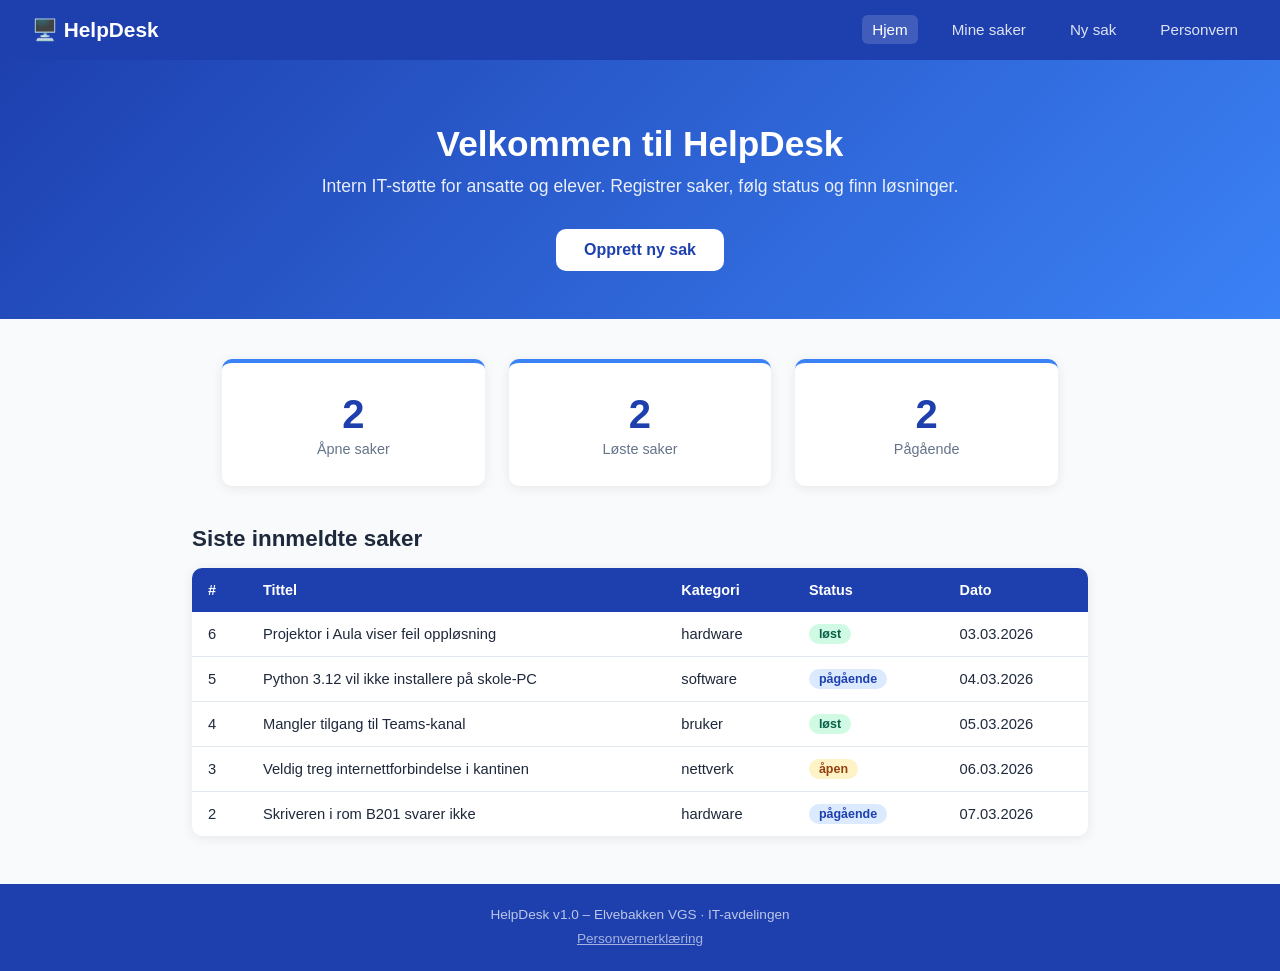
<file: prøve eksamen/index.html>
<!DOCTYPE html>
<!--
  index.html — Forsiden til HelpDesk

  DOCTYPE-deklarasjonen øverst forteller nettleseren at dette er HTML5.
  lang="no" er viktig for skjermlesere og søkemotorer – forteller at
  innholdet er på norsk.
-->
<html lang="no">
<head>
  <!--
    <head> inneholder metadata – informasjon OM siden, ikke synlig innhold.
  -->

  <!-- Tegnsett: UTF-8 støtter norske tegn (æ, ø, å) og emojier -->
  <meta charset="UTF-8" />

  <!-- Viewport: gjør siden responsiv på mobil.
       width=device-width = bruk skjermens faktiske bredde
       initial-scale=1.0  = ikke zoom inn automatisk -->
  <meta name="viewport" content="width=device-width, initial-scale=1.0" />

  <!-- Tittelen som vises i nettleser-fanen -->
  <title>HelpDesk – IT Kundestøtte</title>

  <!-- Kobler til CSS-filen. rel="stylesheet" sier hva slags fil det er. -->
  <link rel="stylesheet" href="style.css" />
</head>
<body>
  <!--
    <body> inneholder alt som er synlig på siden.
    Vi har fire hoveddeler:
      1. <nav>     – navigasjonsmenyen
      2. <header>  – hero-seksjonen øverst
      3. <section> – statistikk-kort og sakstabell
      4. <footer>  – bunnteksten
  -->

  <!-- ════════════════════════════════════════
       NAVIGASJON
       Samme navbar på alle fire sider.
       class="active" settes på den siden vi er på nå.
  ════════════════════════════════════════ -->
  <nav class="navbar">
    <div class="nav-brand">🖥️ HelpDesk</div>
    <ul class="nav-links">
      <li><a href="index.html" class="active">Hjem</a></li>
      <li><a href="saker.html">Mine saker</a></li>
      <li><a href="ny-sak.html">Ny sak</a></li>
      <li><a href="personvern.html">Personvern</a></li>
    </ul>
  </nav>

  <!-- ════════════════════════════════════════
       HERO-SEKSJON
       Den store blå velkomstbanneren øverst.
  ════════════════════════════════════════ -->
  <header class="hero">
    <h1>Velkommen til HelpDesk</h1>
    <p>Intern IT-støtte for ansatte og elever. Registrer saker, følg status og finn løsninger.</p>
    <!-- Denne <a>-taggen ser ut som en knapp via CSS-klassen btn-primary -->
    <a href="ny-sak.html" class="btn-primary">Opprett ny sak</a>
  </header>

  <!-- ════════════════════════════════════════
       STATISTIKK-KORT
       Viser antall saker per status.
       
       id-attributtene brukes av script.js til å finne disse
       elementene og oppdatere tallene dynamisk.
       Starter med «–» som placeholder til JavaScript kjører.
  ════════════════════════════════════════ -->
  <section class="stats-grid">
    <div class="stat-card">
      <span class="stat-number" id="åpne-saker">–</span>
      <span class="stat-label">Åpne saker</span>
    </div>
    <div class="stat-card">
      <span class="stat-number" id="løste-saker">–</span>
      <span class="stat-label">Løste saker</span>
    </div>
    <div class="stat-card">
      <span class="stat-number" id="pågående-saker">–</span>
      <span class="stat-label">Pågående</span>
    </div>
  </section>

  <!-- ════════════════════════════════════════
       SAKSTABELL
       Viser de 5 nyeste sakene.
       
       <thead> = tabellhode (kolonneetiketter)
       <tbody> = tabellkropp (radene med data)
       
       tbody er tom her – script.js fyller den inn
       når siden laster.
  ════════════════════════════════════════ -->
  <section class="recent-section">
    <h2>Siste innmeldte saker</h2>
    <table class="sak-tabell">
      <thead>
        <tr>
          <th>#</th>
          <th>Tittel</th>
          <th>Kategori</th>
          <th>Status</th>
          <th>Dato</th>
        </tr>
      </thead>
      <tbody id="sak-liste">
        <!-- Fylles inn av script.js -->
      </tbody>
    </table>
  </section>

  <!-- ════════════════════════════════════════
       FOOTER
  ════════════════════════════════════════ -->
  <footer>
    <p>HelpDesk v1.0 – Elvebakken VGS · IT-avdelingen</p>
    <p>
      <a href="personvern.html" style="color: rgba(255,255,255,0.6);">
        Personvernerklæring
      </a>
    </p>
  </footer>

  <!-- ════════════════════════════════════════
       JAVASCRIPT
       
       Script-tagene kommer NEDERST i <body>.
       Årsaken: nettleseren leser HTML fra topp til bunn.
       Hvis vi la script øverst, ville JavaScript prøve å
       finne HTML-elementer som ikke er lastet ennå.
       
       data.js lastes FØR script.js fordi script.js
       bruker SAKER-variabelen som er definert i data.js.
  ════════════════════════════════════════ -->
  <script src="data.js"></script>
  <script src="script.js"></script>
</body>
</html>
</file>
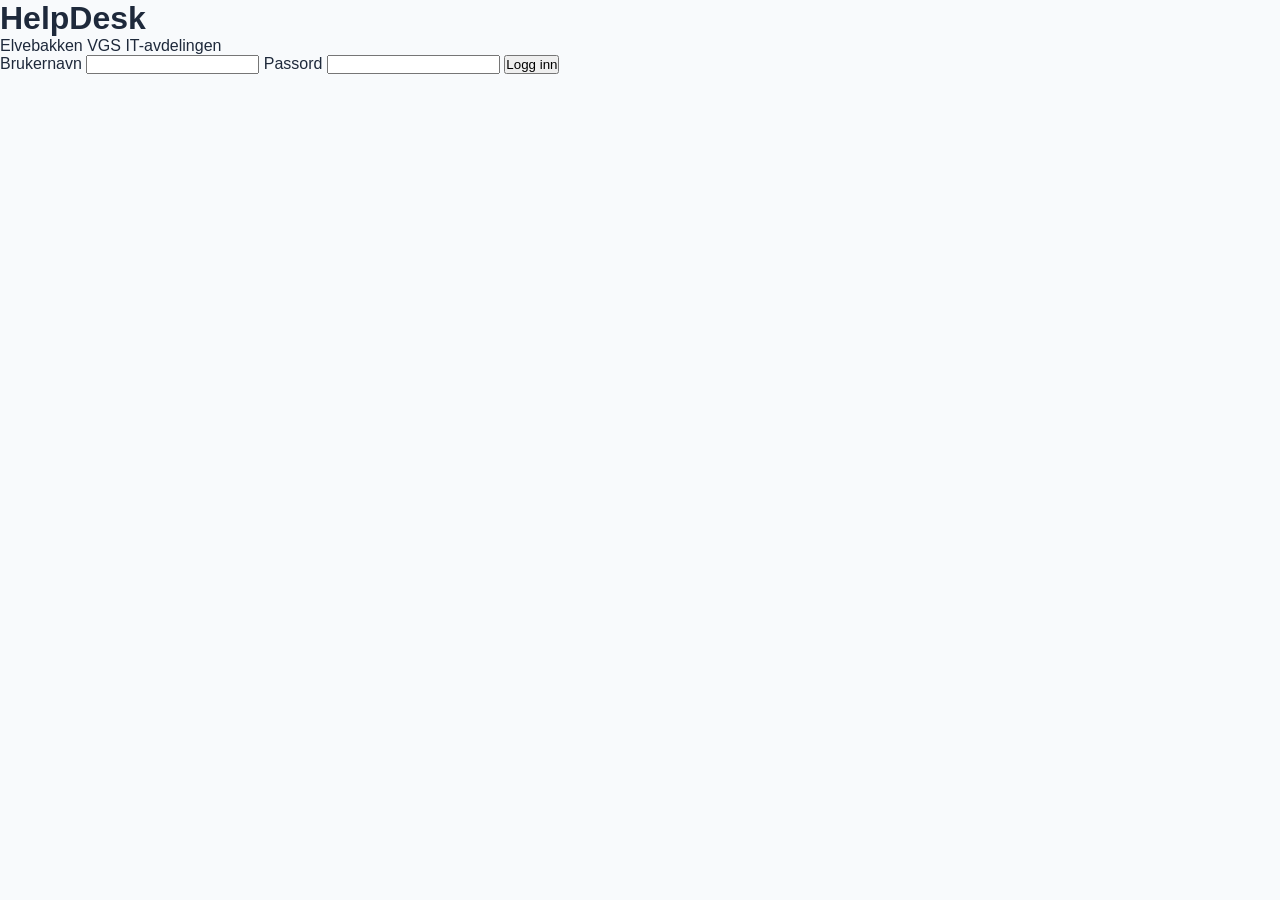
<file: prøve eksamen/login.html>
<!DOCTYPE html>
<html lang="no">
<head>
  <meta charset="UTF-8" />
  <meta name="viewport" content="width=device-width, initial-scale=1.0" />
  <title>Logg inn HelpDesk</title>
  <link rel="stylesheet" href="style.css" />
</head>
<body class="login-side">

  <div class="login-boks">
    <h1>HelpDesk</h1>
    <p>Elvebakken VGS  IT-avdelingen</p>

    <p id="login-feil" class="hidden feil-melding">Feil brukernavn eller passord.</p>

    <label for="brukernavn">Brukernavn</label>
    <input type="text" id="brukernavn" />

    <label for="passord">Passord</label>
    <input type="password" id="passord" />

    <button id="logg-inn-btn">Logg inn</button>

  </div>

  <script src="data.js"></script>
  <script src="script.js"></script>
</body>
</html>
</file>
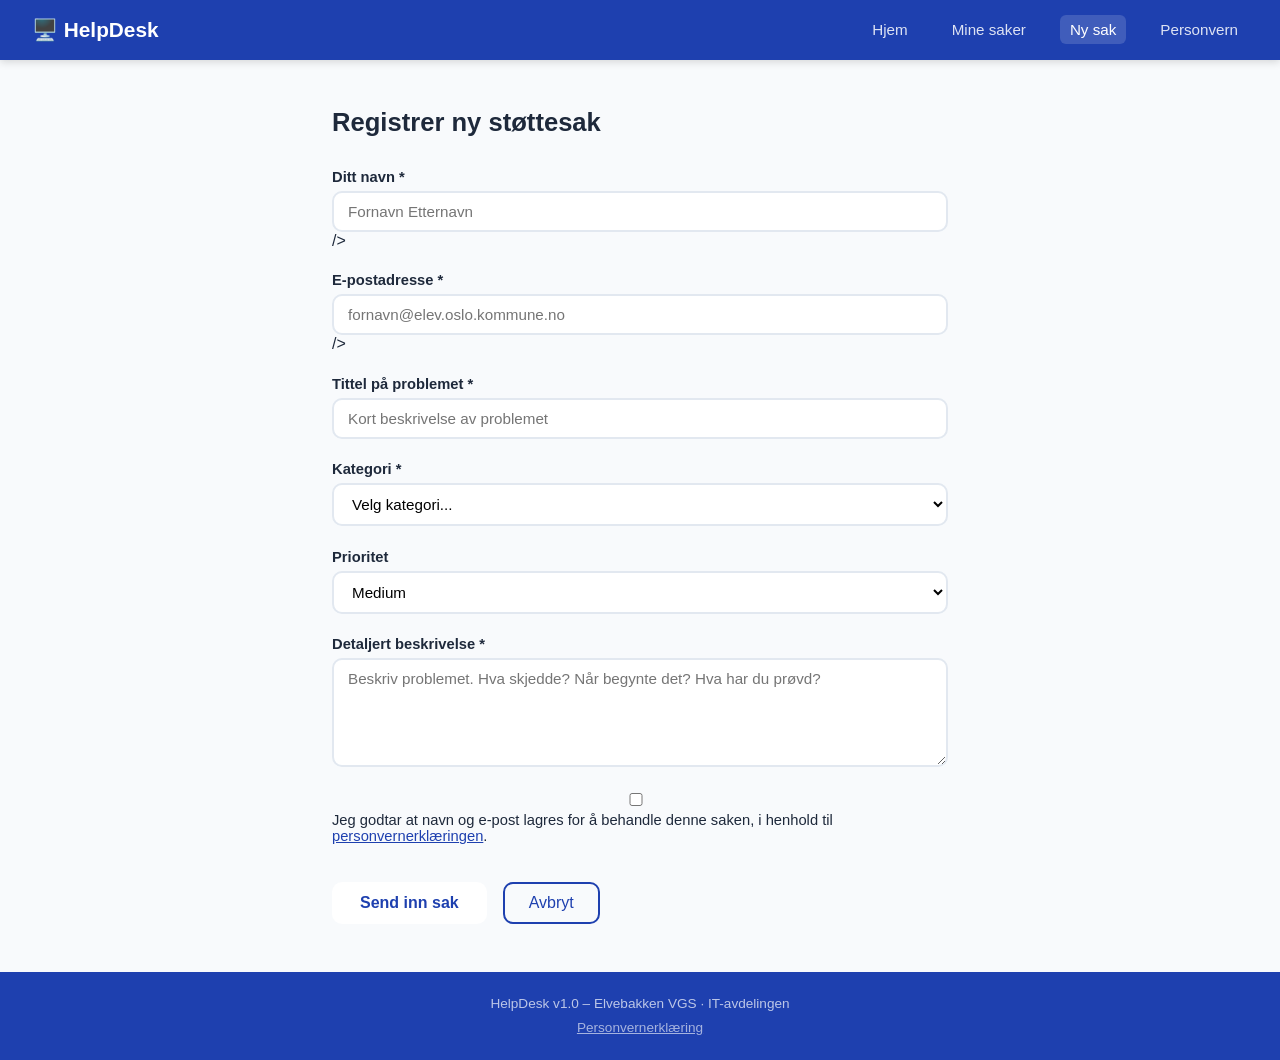
<file: prøve eksamen/ny-sak.html>
<!DOCTYPE html>
<!--
  ny-sak.html — Skjema for å melde inn ny IT-støttesak

  Denne siden inneholder et HTML-skjema med validering.
  
  Viktig: selve innsendingen håndteres av JavaScript i script.js,
  ikke av HTML alene. Vi bruker event.preventDefault() for å stoppe
  nettleserens standard oppførsel (som ville lastet siden på nytt).
-->
<html lang="no">
<head>
  <meta charset="UTF-8" />
  <meta name="viewport" content="width=device-width, initial-scale=1.0" />
  <title>Ny sak – HelpDesk</title>
  <link rel="stylesheet" href="style.css" />
</head>
<body>

  <nav class="navbar">
    <div class="nav-brand">🖥️ HelpDesk</div>
    <ul class="nav-links">
      <li><a href="index.html">Hjem</a></li>
      <li><a href="saker.html">Mine saker</a></li>
      <li><a href="ny-sak.html" class="active">Ny sak</a></li>
      <li><a href="personvern.html">Personvern</a></li>
    </ul>
  </nav>

  <main class="form-container">
    <h2>Registrer ny støttesak</h2>

    <!--
      SKJEMAET
      
      id="ny-sak-form" brukes av script.js til å lytte på submit-hendelsen.
      
      Vi bruker IKKE action="" eller method="" på skjemaet fordi vi
      ikke sender data til en server – JavaScript håndterer alt.
    -->
    <form id="ny-sak-form">

      <!-- ── FELT: Navn ── -->
      <div class="form-group">
        <!--
          for="navn" kobler labelen til input-feltet.
          Dette betyr at klikk på labelen setter fokus på feltet.
          God praksis for tilgjengelighet (universell utforming).
        -->
        <label for="navn">Ditt navn *</label>
        <input
          type="text"
          id="navn"
          name="navn"
          placeholder="Fornavn Etternavn"
          required
          <!--
            required er et HTML5-attributt som hindrer innsending
            hvis feltet er tomt. Vi gjør ekstra validering i JS også.
          -->
        />
      </div>

      <!-- ── FELT: E-post ── -->
      <div class="form-group">
        <label for="epost">E-postadresse *</label>
        <input
          type="email"
          id="epost"
          name="epost"
          placeholder="fornavn@elev.oslo.kommune.no"
          required
          <!--
            type="email" gjør at nettleseren sjekker at det er en
            gyldig e-postadresse (inneholder @ og domene).
            Vi gjør en ekstra sjekk i JS for å begrense til
            skole-e-postadresser.
          -->
        />
        <!--
          Feilmelding som vises hvis e-posten er ugyldig.
          class="hidden" skjuler den som standard.
          JavaScript fjerner "hidden"-klassen hvis valideringen feiler.
        -->
        <p id="epost-feil" class="feilmelding hidden">
          Bruk skole-e-postadressen din (@elev.oslo.kommune.no).
        </p>
      </div>

      <!-- ── FELT: Tittel ── -->
      <div class="form-group">
        <label for="tittel">Tittel på problemet *</label>
        <input
          type="text"
          id="tittel"
          name="tittel"
          placeholder="Kort beskrivelse av problemet"
          required
        />
      </div>

      <!-- ── FELT: Kategori (dropdown) ── -->
      <div class="form-group">
        <label for="kategori">Kategori *</label>
        <!--
          <select> lager en nedtrekksliste.
          Hvert <option> er et valg.
          value="" på første option gjør at required-sjekken fungerer.
        -->
        <select id="kategori" name="kategori" required>
          <option value="">Velg kategori...</option>
          <option value="hardware">Hardware</option>
          <option value="software">Software</option>
          <option value="nettverk">Nettverk</option>
          <option value="bruker">Brukertilgang</option>
          <option value="annet">Annet</option>
        </select>
      </div>

      <!-- ── FELT: Prioritet ── -->
      <div class="form-group">
        <label for="prioritet">Prioritet</label>
        <select id="prioritet" name="prioritet">
          <option value="lav">Lav</option>
          <!-- selected gjør "medium" til standardvalg -->
          <option value="medium" selected>Medium</option>
          <option value="høy">Høy</option>
          <option value="kritisk">Kritisk</option>
        </select>
      </div>

      <!-- ── FELT: Beskrivelse (tekstboks) ── -->
      <div class="form-group">
        <label for="beskrivelse">Detaljert beskrivelse *</label>
        <!--
          <textarea> er en flerlinjers tekstboks.
          rows="5" setter startstørrelsen (kan resizes av brukeren).
        -->
        <textarea
          id="beskrivelse"
          name="beskrivelse"
          rows="5"
          placeholder="Beskriv problemet. Hva skjedde? Når begynte det? Hva har du prøvd?"
          required
        ></textarea>
      </div>

      <!-- ── FELT: GDPR-samtykke ── -->
      <div class="form-group checkbox-group">
        <!--
          GDPR krever aktivt samtykke for lagring av personopplysninger.
          En avkrysningsboks som brukeren MÅ krysse av er den vanligste
          måten å innhente dette på.
          
          type="checkbox" lager en avkrysningsboks.
          Verdien leses i JS med .checked (true/false).
        -->
        <input type="checkbox" id="samtykke" name="samtykke" />
        <label for="samtykke">
          Jeg godtar at navn og e-post lagres for å behandle denne saken,
          i henhold til <a href="personvern.html">personvernerklæringen</a>.
        </label>
        <p id="samtykke-feil" class="feilmelding hidden">
          Du må godta personvernvilkårene for å sende inn.
        </p>
      </div>

      <div class="form-actions">
        <!-- type="submit" utløser submit-hendelsen på skjemaet -->
        <button type="submit" class="btn-primary">Send inn sak</button>
        <!-- Denne lenken tar brukeren tilbake uten å sende inn -->
        <a href="index.html" class="btn-secondary">Avbryt</a>
      </div>

    </form>

    <!-- ════════════════════════════════════════
         BEKREFTELSESMELDING
         
         Vises av JavaScript etter vellykket innsending.
         Skjemaet skjules og denne vises i stedet.
         Starter med class="hidden" slik at den ikke er synlig.
    ════════════════════════════════════════ -->
    <div id="bekreftelse" class="bekreftelse hidden">
      <h3>✅ Saken er registrert!</h3>
      <p>Saksnummer: <strong id="saksnummer"></strong></p>
      <!-- id="bekreftelse-epost" fylles inn av JS med brukerens e-post -->
      <p>Vi kontakter deg på <strong id="bekreftelse-epost"></strong>.</p>
      <a href="index.html" class="btn-primary">Tilbake til forsiden</a>
    </div>

  </main>

  <footer>
    <p>HelpDesk v1.0 – Elvebakken VGS · IT-avdelingen</p>
    <p>
      <a href="personvern.html" style="color: rgba(255,255,255,0.6);">
        Personvernerklæring
      </a>
    </p>
  </footer>

  <script src="data.js"></script>
  <script src="script.js"></script>
</body>
</html>
</file>
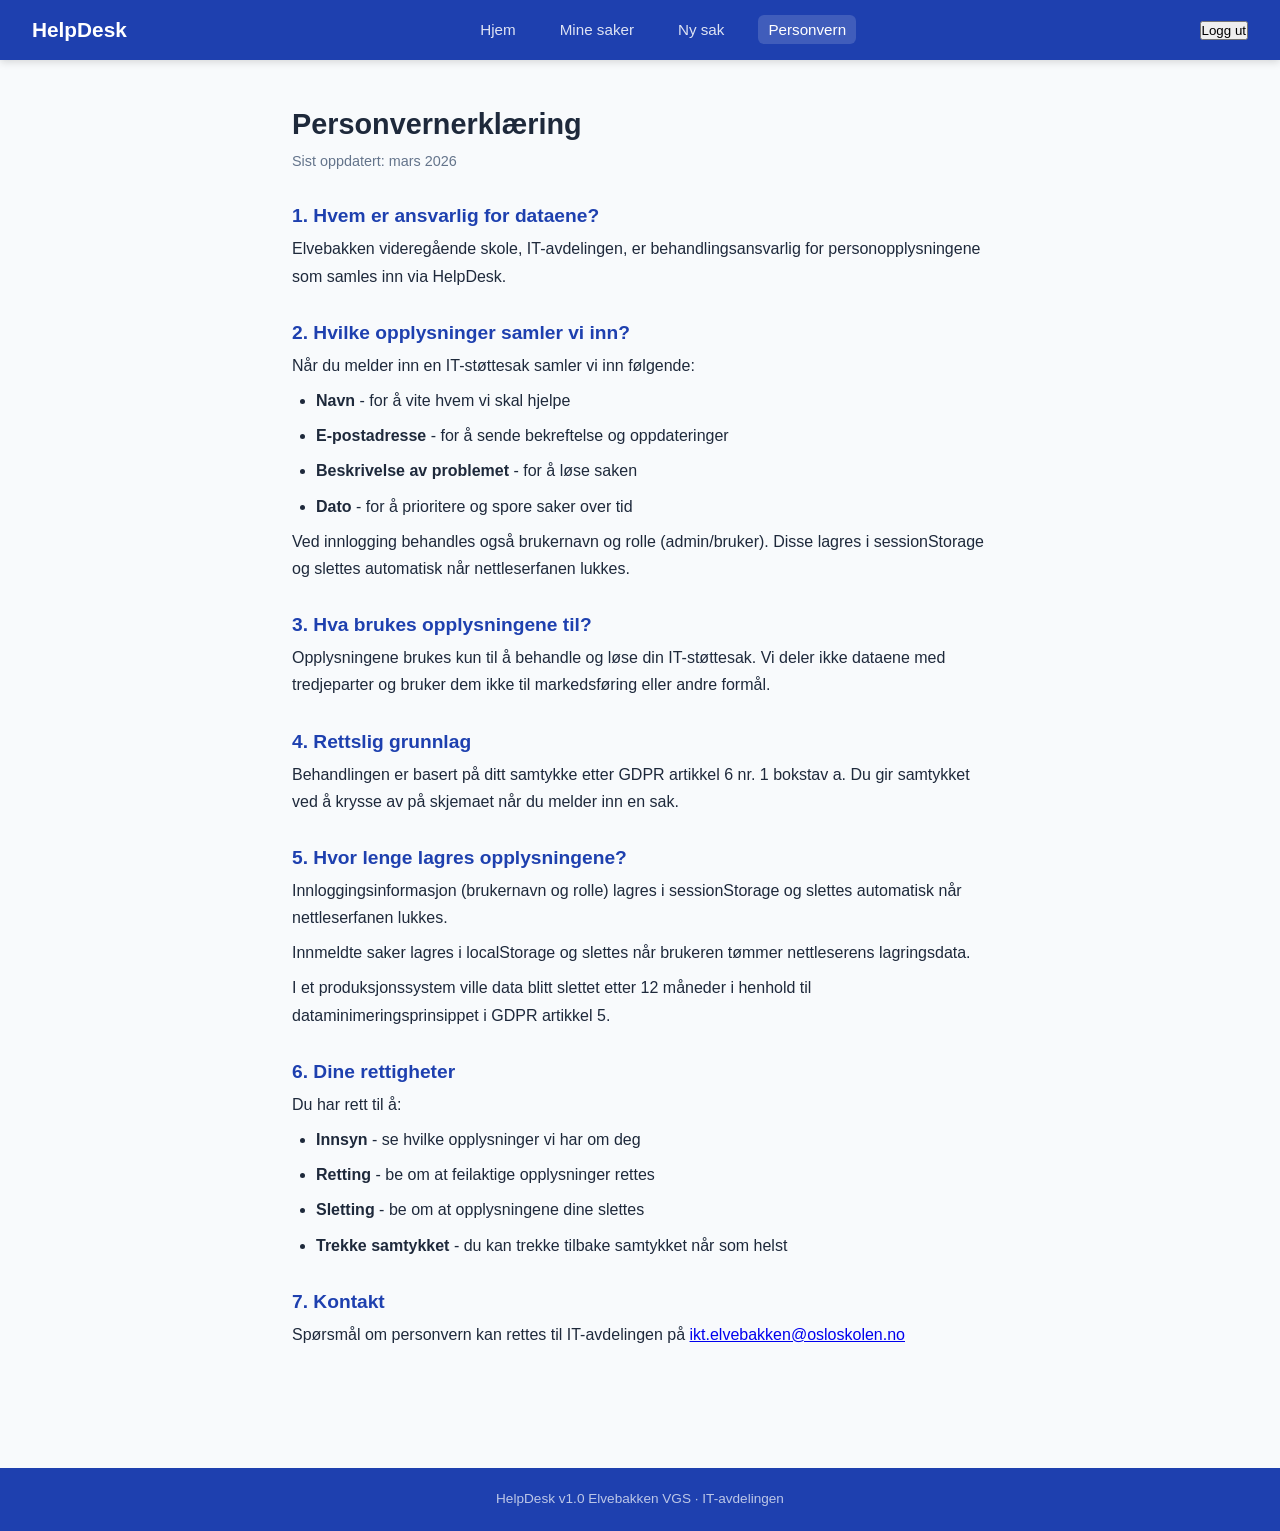
<file: prøve eksamen/personvern.html>
<!DOCTYPE html>
<html lang="no">
<head>
  <meta charset="UTF-8" />
  <meta name="viewport" content="width=device-width, initial-scale=1.0" />
  <title>Personvern HelpDesk</title>
  <link rel="stylesheet" href="style.css" />
</head>
<body>

  <nav class="navbar">
    <div class="nav-brand">HelpDesk</div>
    <ul class="nav-links">
      <li><a href="index.html">Hjem</a></li>
      <li><a href="saker.html">Mine saker</a></li>
      <li><a href="ny-sak.html">Ny sak</a></li>
      <li><a href="personvern.html" class="active">Personvern</a></li>
    </ul>
    <div class="nav-bruker">
  <span id="innlogget-navn"></span>
  <button id="logg-ut-btn" class="btn-logg-ut">Logg ut</button>
</div>
  </nav>

  <main class="personvern-container">

    <h1>Personvernerklæring</h1>
    <p class="sist-oppdatert">Sist oppdatert: mars 2026</p>

    <h2>1. Hvem er ansvarlig for dataene?</h2>
    <p>
      Elvebakken videregående skole, IT-avdelingen, er behandlingsansvarlig
      for personopplysningene som samles inn via HelpDesk.
    </p>

    <h2>2. Hvilke opplysninger samler vi inn?</h2>
    <p>Når du melder inn en IT-støttesak samler vi inn følgende:</p>
    <ul>
      <li><strong>Navn</strong> - for å vite hvem vi skal hjelpe</li>
      <li><strong>E-postadresse</strong> - for å sende bekreftelse og oppdateringer</li>
      <li><strong>Beskrivelse av problemet</strong> - for å løse saken</li>
      <li><strong>Dato</strong> - for å prioritere og spore saker over tid</li>
    </ul>
    <p>
      Ved innlogging behandles også brukernavn og rolle (admin/bruker).
      Disse lagres i sessionStorage og slettes automatisk når nettleserfanen lukkes.
    </p>

    <h2>3. Hva brukes opplysningene til?</h2>
    <p>
      Opplysningene brukes kun til å behandle og løse din IT-støttesak.
      Vi deler ikke dataene med tredjeparter og bruker dem ikke til
      markedsføring eller andre formål.
    </p>

    <h2>4. Rettslig grunnlag</h2>
    <p>
      Behandlingen er basert på ditt samtykke etter GDPR artikkel 6
      nr. 1 bokstav a. Du gir samtykket ved å krysse av på skjemaet
      når du melder inn en sak.
    </p>

    <h2>5. Hvor lenge lagres opplysningene?</h2>
    <p>
      Innloggingsinformasjon (brukernavn og rolle) lagres i sessionStorage
      og slettes automatisk når nettleserfanen lukkes.
    </p>
    <p>
      Innmeldte saker lagres i localStorage og slettes når brukeren
      tømmer nettleserens lagringsdata.
    </p>
    <p>
      I et produksjonssystem ville data blitt slettet etter 12 måneder
      i henhold til dataminimeringsprinsippet i GDPR artikkel 5.
    </p>

    <h2>6. Dine rettigheter</h2>
    <p>Du har rett til å:</p>
    <ul>
      <li><strong>Innsyn</strong> - se hvilke opplysninger vi har om deg</li>
      <li><strong>Retting</strong> - be om at feilaktige opplysninger rettes</li>
      <li><strong>Sletting</strong> - be om at opplysningene dine slettes</li>
      <li><strong>Trekke samtykket</strong> - du kan trekke tilbake samtykket når som helst</li>
    </ul>

    <h2>7. Kontakt</h2>
    <p>
      Spørsmål om personvern kan rettes til IT-avdelingen på
        <a href="mailto:ikt.elvebakken@osloskolen.no">ikt.elvebakken@osloskolen.no</a>
    </p>

  </main>

  <footer>
    <p>HelpDesk v1.0 Elvebakken VGS · IT-avdelingen</p>
</file>
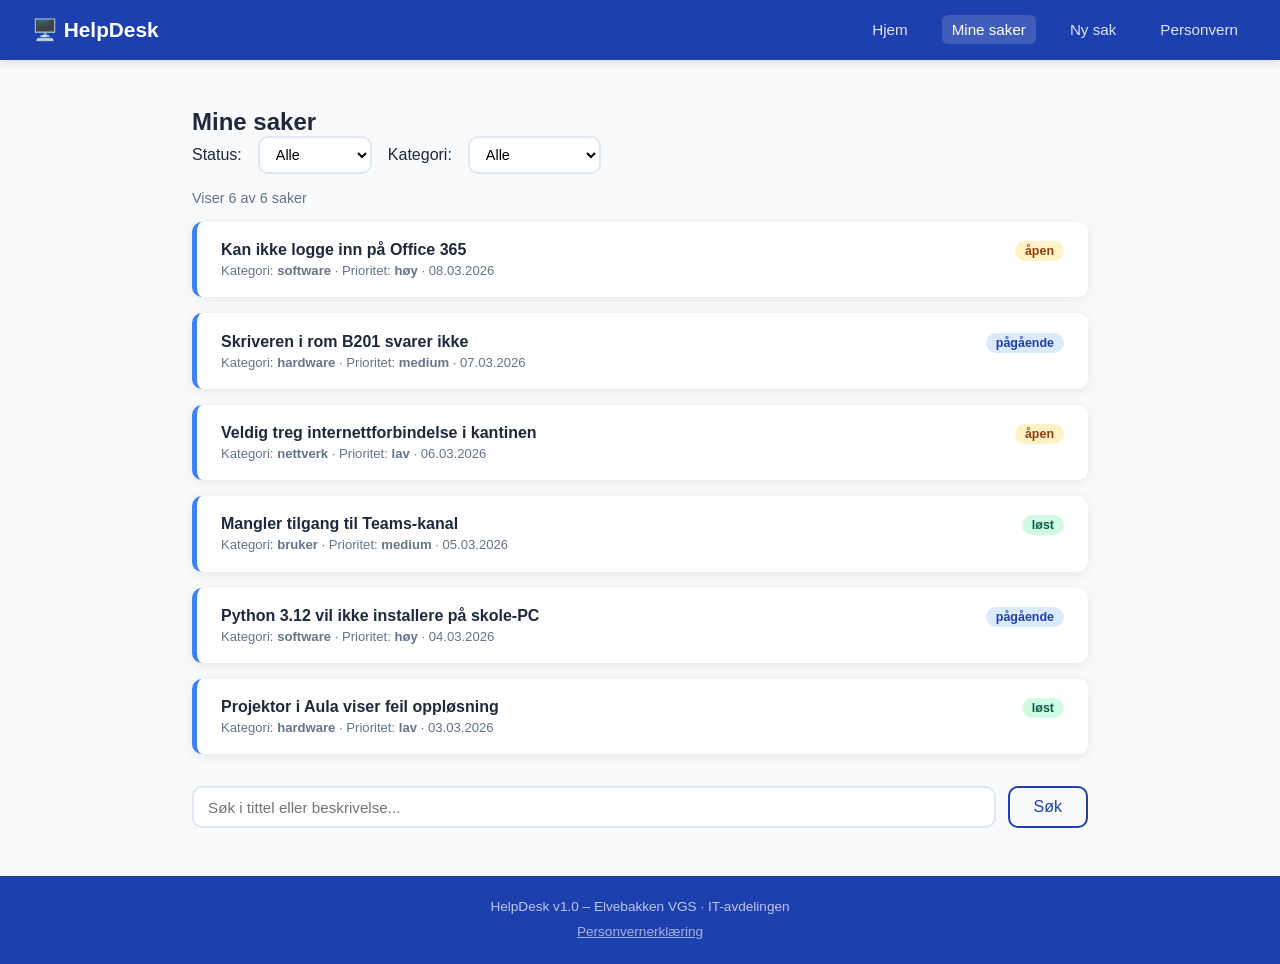
<file: prøve eksamen/saker.html>
<!DOCTYPE html>
<!--
  saker.html — Saksoversikt med søk og filtrering

  Denne siden viser alle innmeldte saker og lar brukeren:
    – Filtrere på status (åpen / pågående / løst)
    – Filtrere på kategori (hardware / software osv.)
    – Søke fritekst i tittel og beskrivelse
-->
<html lang="no">
<head>
  <meta charset="UTF-8" />
  <meta name="viewport" content="width=device-width, initial-scale=1.0" />
  <title>Mine saker – HelpDesk</title>
  <link rel="stylesheet" href="style.css" />
</head>
<body>

  <nav class="navbar">
    <div class="nav-brand">🖥️ HelpDesk</div>
    <ul class="nav-links">
      <li><a href="index.html">Hjem</a></li>
      <li><a href="saker.html" class="active">Mine saker</a></li>
      <li><a href="ny-sak.html">Ny sak</a></li>
      <li><a href="personvern.html">Personvern</a></li>
    </ul>
  </nav>

  <main class="page-container">
    <h2>Mine saker</h2>

    <!-- ════════════════════════════════════════
         FILTER-BAR
         
         To <select>-dropdowns: én for status og én for kategori.
         id-attributtene brukes av script.js til å lese valgt verdi.
         
         addEventListener("change", ...) i script.js lytter på
         endringer her og oppdaterer listen automatisk.
    ════════════════════════════════════════ -->
    <div class="filter-bar">

      <label for="filter-status">Status:</label>
      <select id="filter-status">
        <option value="alle">Alle</option>
        <option value="åpen">Åpen</option>
        <option value="pågående">Pågående</option>
        <option value="løst">Løst</option>
      </select>

      <label for="filter-kategori">Kategori:</label>
      <select id="filter-kategori">
        <option value="alle">Alle</option>
        <option value="hardware">Hardware</option>
        <option value="software">Software</option>
        <option value="nettverk">Nettverk</option>
        <option value="bruker">Brukertilgang</option>
        <option value="annet">Annet</option>
      </select>

    </div>

    <!-- Treff-teller: oppdateres av script.js hver gang filteret endres.
         Eksempel: "Viser 3 av 6 saker" -->
    <p id="treff-teller" style="color: #64748b; font-size: 0.9rem; margin-bottom: 1rem;"></p>

    <!-- ════════════════════════════════════════
         SAKSLISTE
         Denne div-en er tom – script.js fyller den inn
         med sak-kort når siden laster.
    ════════════════════════════════════════ -->
    <div id="alle-saker">
      <!-- Fylles av script.js -->
    </div>

    <!-- ════════════════════════════════════════
         SØKEFELT
         Plassert under listen – brukeren søker og klikker
         på knappen (eller trykker Enter via script.js).
    ════════════════════════════════════════ -->
    <div class="søk-seksjon">
      <input
        type="text"
        id="søk-input"
        placeholder="Søk i tittel eller beskrivelse..."
      />
      <button id="søk-btn" class="btn-secondary">Søk</button>
    </div>

  </main>

  <footer>
    <p>HelpDesk v1.0 – Elvebakken VGS · IT-avdelingen</p>
    <p>
      <a href="personvern.html" style="color: rgba(255,255,255,0.6);">
        Personvernerklæring
      </a>
    </p>
  </footer>

  <script src="data.js"></script>
  <script src="script.js"></script>
</body>
</html>
</file>
<file: prøve eksamen/style.css>
/* ============================================================
   style.css — All CSS-styling for HelpDesk

   CSS (Cascading Style Sheets) bestemmer hvordan HTML-elementer
   ser ut. «Cascading» betyr at regler arves nedover og kan
   overskrives av mer spesifikke regler.

   Denne filen er organisert i seksjoner:
     1. CSS-variabler (farger, størrelser)
     2. Grunnstil (body, reset)
     3. Navigasjon
     4. Hero-seksjon (stor toppseksjon på forsiden)
     5. Knapper
     6. Statistikk-kort
     7. Sakstabell
     8. Status-merker (fargerike labels)
     9. Skjema
    10. Sakskort (på saker.html)
    11. Personvern-side
    12. Footer
============================================================ */


/* ══════════════════════════════════════════════
   1. CSS-VARIABLER
   
   Variabler lar oss definere farger og verdier på ett sted
   og bruke dem overalt. Hvis vi vil bytte primærfarge fra
   blå til grønn, endrer vi bare én linje her.
   
   Variabler defineres i :root (gjelder hele dokumentet)
   og brukes med var(--variabelnavn).
══════════════════════════════════════════════ */

:root {
  --farge-primær:     #1e40af;   /* Mørk blå – brukes til navbar, knapper, overskrifter */
  --farge-aksentuert: #3b82f6;   /* Lysere blå – brukes til highlights og border-top */
  --farge-bakgrunn:   #f8fafc;   /* Lys grå – bakgrunn på hele siden */
  --farge-kort:       #ffffff;   /* Hvit – bakgrunn på kort og tabeller */
  --farge-tekst:      #1e293b;   /* Nesten svart – all brødtekst */
  --farge-subtekst:   #64748b;   /* Grå – sekundær tekst, datoer, metadata */
  --farge-grense:     #e2e8f0;   /* Lys grå – border rundt input-felt og tabellrader */
  --radius:           10px;      /* Avrunding på hjørner (border-radius) */
  --skygge: 0 2px 12px rgba(0, 0, 0, 0.08);  /* Subtil boks-skygge */
}


/* ══════════════════════════════════════════════
   2. GRUNNSTIL OG RESET
   
   Nettlesere har innebygde standardstiler som varierer mellom
   Chrome, Firefox og Safari. Vi nullstiller de viktigste
   for å få konsistent utseende overalt.
══════════════════════════════════════════════ */

/* Nullstill margin og padding på ALLE elementer.
   box-sizing: border-box gjør at padding og border
   regnes INNI bredden, ikke utenfor. */
* {
  margin: 0;
  padding: 0;
  box-sizing: border-box;
}

body {
  font-family: 'Segoe UI', Arial, sans-serif; /* Primærfont, med fallback */
  background: var(--farge-bakgrunn);
  color: var(--farge-tekst);
  min-height: 100vh;      /* Siden skal minst fylle hele skjermhøyden */
  display: flex;          /* Flexbox for å dytte footer ned til bunnen */
  flex-direction: column; /* Elementene stables vertikalt */
}


/* ══════════════════════════════════════════════
   3. NAVIGASJON
══════════════════════════════════════════════ */

.navbar {
  background: var(--farge-primær);
  display: flex;                    /* Flexbox: logo til venstre, lenker til høyre */
  align-items: center;              /* Vertikal sentrering */
  justify-content: space-between;   /* Maks avstand mellom logo og lenker */
  padding: 0 2rem;
  height: 60px;
  box-shadow: 0 2px 8px rgba(0, 0, 0, 0.15);
}

.nav-brand {
  color: white;
  font-size: 1.3rem;
  font-weight: 700;
}

.nav-links {
  list-style: none; /* Fjern kulepunkter fra <ul> */
  display: flex;
  gap: 1.5rem;      /* Mellomrom mellom hvert lenke-element */
}

.nav-links a {
  color: rgba(255, 255, 255, 0.85);
  text-decoration: none; /* Fjern understreking */
  font-size: 0.95rem;
  padding: 6px 10px;
  border-radius: 6px;
  transition: all 0.2s; /* Smooth overgang ved hover */
}

/* :hover = når musen er over elementet
   .active = klassen vi setter manuelt på den aktive siden */
.nav-links a:hover,
.nav-links a.active {
  color: white;
  background: rgba(255, 255, 255, 0.15);
}



/* ══════════════════════════════════════════════
   4. HERO-SEKSJON
   
   Den store blå toppseksjonen på forsiden.
   Bruker en gradient (fargeovergang) som bakgrunn.
══════════════════════════════════════════════ */

.hero {
  /* linear-gradient(retning, farge1, farge2) */
  background: linear-gradient(135deg, #1e40af, #3b82f6);
  color: white;
  text-align: center;
  padding: 4rem 2rem 3rem;
}

.hero h1 {
  font-size: 2.2rem;
  margin-bottom: 0.75rem;
}

.hero p {
  font-size: 1.1rem;
  opacity: 0.9;
  margin-bottom: 2rem;
}


/* ══════════════════════════════════════════════
   5. KNAPPER
══════════════════════════════════════════════ */

/* Primærknapp – hvit bakgrunn med blå tekst */
.btn-primary {
  background: white;
  color: var(--farge-primær);
  border: none;
  padding: 12px 28px;
  border-radius: var(--radius);
  font-size: 1rem;
  font-weight: 600;
  cursor: pointer;        /* Hånd-cursor ved hover */
  text-decoration: none;  /* Fungerer også som <a>-lenke */
  display: inline-block;  /* Nødvendig for padding på <a>-elementer */
  transition: transform 0.15s, box-shadow 0.15s;
}

.btn-primary:hover {
  transform: translateY(-2px);  /* Løft knappen litt opp */
  box-shadow: 0 4px 14px rgba(0, 0, 0, 0.2);
}

/* Sekundærknapp – gjennomsiktig med blå kant */
.btn-secondary {
  background: transparent;
  color: var(--farge-primær);
  border: 2px solid var(--farge-primær);
  padding: 10px 24px;
  border-radius: var(--radius);
  font-size: 1rem;
  cursor: pointer;
  text-decoration: none;
  display: inline-block;
  transition: all 0.2s;
}

.btn-secondary:hover {
  background: var(--farge-primær);
  color: white;
}


/* ══════════════════════════════════════════════
   6. STATISTIKK-KORT
   
   De tre kortene på forsiden som viser antall saker.
   Bruker CSS Grid for å plassere dem side om side.
══════════════════════════════════════════════ */

.stats-grid {
  display: grid;
  /* auto-fit: fyll så mange kolonner som får plass.
     minmax(180px, 1fr): minimum 180px bred, ellers del plassen likt. */
  grid-template-columns: repeat(auto-fit, minmax(180px, 1fr));
  gap: 1.5rem;
  padding: 2.5rem 2rem;
  max-width: 900px;
  margin: 0 auto; /* Sentrer horisontalt */
  width: 100%;
}

.stat-card {
  background: var(--farge-kort);
  border-radius: var(--radius);
  box-shadow: var(--skygge);
  padding: 1.8rem;
  text-align: center;
  border-top: 4px solid var(--farge-aksentuert); /* Blå strek på toppen */
}

.stat-number {
  display: block;       /* Tar opp hele linjen (block-element) */
  font-size: 2.5rem;
  font-weight: 800;
  color: var(--farge-primær);
}

.stat-label {
  display: block;
  font-size: 0.9rem;
  color: var(--farge-subtekst);
  margin-top: 4px;
}


/* ══════════════════════════════════════════════
   7. SAKSTABELL (på forsiden)
══════════════════════════════════════════════ */

.recent-section {
  max-width: 960px;
  margin: 0 auto 3rem;
  padding: 0 2rem;
  width: 100%;
}

.recent-section h2 {
  font-size: 1.4rem;
  margin-bottom: 1rem;
}

.sak-tabell {
  width: 100%;
  border-collapse: collapse; /* Fjern doble borders mellom celler */
  background: var(--farge-kort);
  border-radius: var(--radius);
  overflow: hidden;          /* Avrunding fungerer bare med overflow: hidden */
  box-shadow: var(--skygge);
}

.sak-tabell th {
  background: var(--farge-primær);
  color: white;
  padding: 14px 16px;
  text-align: left;
  font-size: 0.9rem;
}

.sak-tabell td {
  padding: 12px 16px;
  border-bottom: 1px solid var(--farge-grense);
  font-size: 0.92rem;
}

/* Siste rad skal ikke ha border på bunnen */
.sak-tabell tr:last-child td {
  border-bottom: none;
}

/* Lys bakgrunn når musen er over en rad */
.sak-tabell tr:hover td {
  background: #f1f5f9;
}


/* ══════════════════════════════════════════════
   8. STATUS-MERKER (badges)
   
   Fargerike pill-formede labels som viser status.
   border-radius: 999px gjør dem helt avrundet (pill-form).
══════════════════════════════════════════════ */

.status-badge {
  display: inline-block;
  padding: 3px 10px;
  border-radius: 999px;
  font-size: 0.78rem;
  font-weight: 600;
}

/* Gul for åpen */
.status-åpen     { background: #fef3c7; color: #92400e; }
/* Blå for pågående */
.status-pågående { background: #dbeafe; color: #1e40af; }
/* Grønn for løst */
.status-løst     { background: #d1fae5; color: #065f46; }


/* ══════════════════════════════════════════════
   9. SKJEMA (ny-sak.html)
══════════════════════════════════════════════ */

.form-container {
  max-width: 680px;
  margin: 3rem auto;
  padding: 0 2rem;
  width: 100%;
}

.form-container h2 {
  margin-bottom: 2rem;
  font-size: 1.6rem;
}

/* Wrapper rundt hvert input-felt med label */
.form-group {
  margin-bottom: 1.4rem;
}

.form-group label {
  display: block;      /* Label på egen linje */
  font-weight: 600;
  margin-bottom: 6px;
  font-size: 0.92rem;
}

/* Felles stil for alle input-typer */
.form-group input,
.form-group select,
.form-group textarea {
  width: 100%;
  padding: 10px 14px;
  border: 2px solid var(--farge-grense);
  border-radius: var(--radius);
  font-size: 0.95rem;
  font-family: inherit; /* Textarea bruker ellers monospace som standard */
  transition: border-color 0.2s;
  background: white;
}

/* Blå kant når feltet er i fokus */
.form-group input:focus,
.form-group select:focus,
.form-group textarea:focus {
  outline: none;  /* Fjern nettleserens standard fokus-ring */
  border-color: var(--farge-aksentuert);
}

/* Rød kant på felt med feil (legges til via JavaScript) */
.form-group input.feil {
  border-color: #ef4444;
}

/* Spesialstyling for checkbox-gruppen */
.checkbox-group {
  display: flex;
  flex-direction: column;
  gap: 6px;
}

.checkbox-group input[type="checkbox"] {
  width: auto;        /* Ikke full bredde som vanlig input */
  margin-right: 8px;
}

.checkbox-group label {
  display: inline;    /* Label ved siden av checkboxen */
  font-weight: normal;
}

.checkbox-group a {
  color: var(--farge-primær);
}

/* Rød feilmelding under et felt */
.feilmelding {
  color: #ef4444;
  font-size: 0.85rem;
  margin-top: 4px;
}

.form-actions {
  display: flex;
  gap: 1rem;
  margin-top: 2rem;
}

/* Grønn bekreftelsesboks etter vellykket innsending */
.bekreftelse {
  text-align: center;
  padding: 2.5rem;
  background: #d1fae5;
  border-radius: var(--radius);
  margin-top: 2rem;
}

.bekreftelse h3 {
  font-size: 1.4rem;
  color: #065f46;
  margin-bottom: 1rem;
}

.bekreftelse p {
  margin-bottom: 0.5rem;
}

/* Klasse for å skjule elementer. Fjernes med JavaScript. */
.hidden {
  display: none;
}


/* ══════════════════════════════════════════════
   10. SAKS-SIDE (saker.html)
══════════════════════════════════════════════ */

.page-container {
  max-width: 960px;
  margin: 3rem auto;
  padding: 0 2rem;
  width: 100%;
}

.filter-bar {
  display: flex;
  align-items: center;
  gap: 1rem;
  margin-bottom: 1rem;
  flex-wrap: wrap; /* Gå til ny linje på liten skjerm */
}

.filter-bar select {
  padding: 8px 12px;
  border: 2px solid var(--farge-grense);
  border-radius: var(--radius);
  font-size: 0.9rem;
  background: white;
}

.søk-seksjon {
  display: flex;
  gap: 0.75rem;
  margin-top: 2rem;
}

.søk-seksjon input {
  flex: 1; /* Tar all tilgjengelig bredde */
  padding: 10px 14px;
  border: 2px solid var(--farge-grense);
  border-radius: var(--radius);
  font-size: 0.95rem;
}

/* Hvert sak-kort på saker.html */
.sak-kort {
  background: var(--farge-kort);
  border-radius: var(--radius);
  padding: 1.2rem 1.5rem;
  margin-bottom: 1rem;
  box-shadow: var(--skygge);
  border-left: 5px solid var(--farge-aksentuert); /* Blå strek til venstre */
  display: flex;
  justify-content: space-between;
  align-items: flex-start;
}

.sak-kort-info h3 {
  font-size: 1rem;
  margin-bottom: 4px;
}

.sak-kort-meta {
  font-size: 0.82rem;
  color: var(--farge-subtekst);
}


/* ══════════════════════════════════════════════
   11. PERSONVERN-SIDE
══════════════════════════════════════════════ */

.personvern-container {
  max-width: 760px;
  margin: 3rem auto;
  padding: 0 2rem 4rem;
  width: 100%;
}

.personvern-container h1 {
  font-size: 1.8rem;
  margin-bottom: 0.5rem;
}

.sist-oppdatert {
  color: var(--farge-subtekst);
  margin-bottom: 2rem;
  font-size: 0.9rem;
}

.personvern-container h2 {
  font-size: 1.2rem;
  margin-top: 2rem;
  margin-bottom: 0.5rem;
  color: var(--farge-primær);
}

.personvern-container p,
.personvern-container li {
  line-height: 1.7; /* Luftig linjeavstand for god lesbarhet */
  margin-bottom: 0.5rem;
}

.personvern-container ul {
  padding-left: 1.5rem;
}


/* ══════════════════════════════════════════════
   12. FOOTER
   
   margin-top: auto dyttes footeren til bunnen av siden
   fordi body er display: flex og flex-direction: column.
   Alle elementer over tar sin naturlige plass, og auto
   fyller resten med margin.
══════════════════════════════════════════════ */

footer {
  margin-top: auto;
  background: var(--farge-primær);
  color: rgba(255, 255, 255, 0.7);
  text-align: center;
  padding: 1.2rem;
  font-size: 0.85rem;
  line-height: 1.8;
}
</file>
